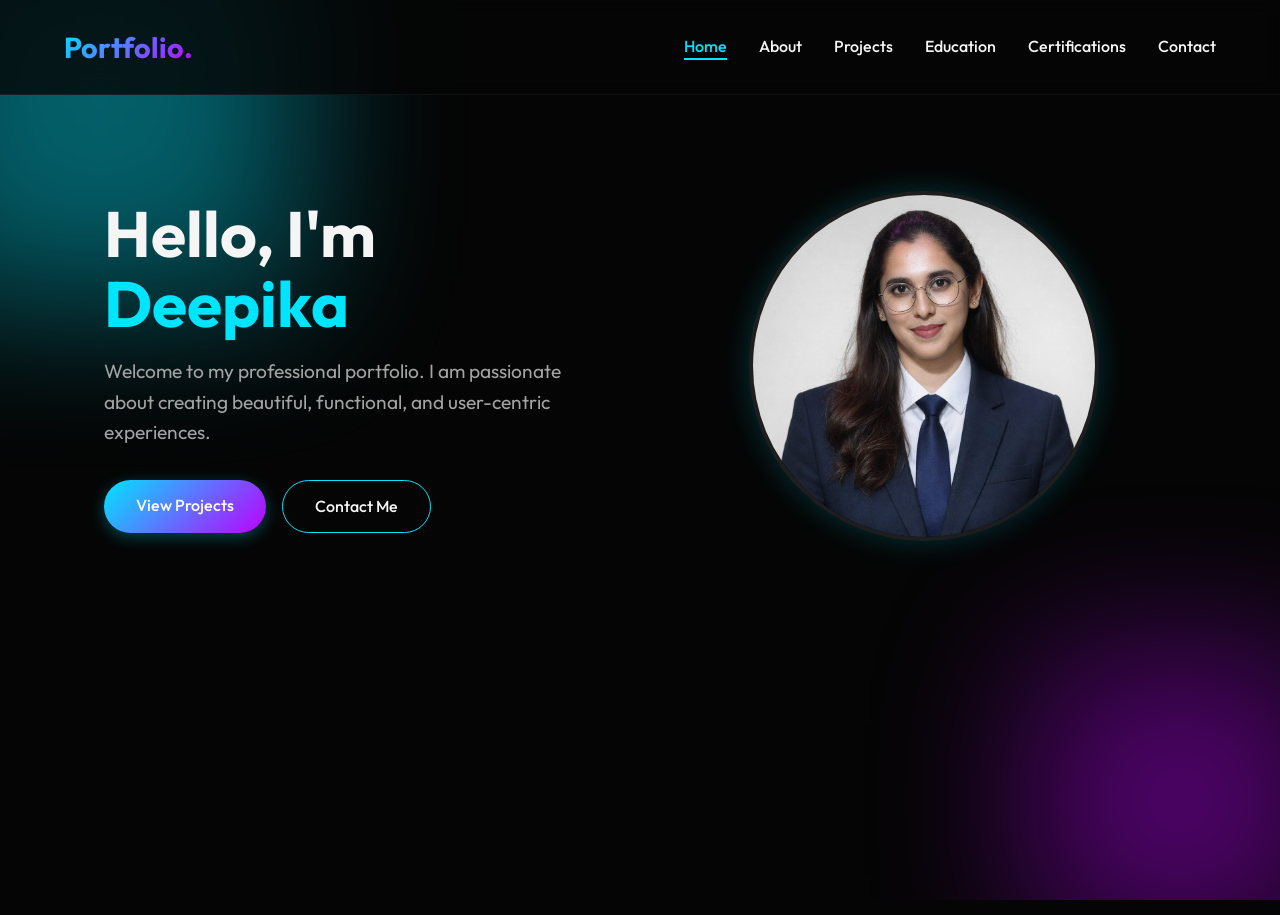
<file: index.html>
<!DOCTYPE html>
<html lang="en">
<head>
    <meta charset="UTF-8">
    <meta name="viewport" content="width=device-width, initial-scale=1.0">
    <title>Deepika | Portfolio</title>
    <link rel="stylesheet" href="style.css">
</head>
<body>
    <main>
        <section class="hero">
            <div class="hero-content">
                <h1>Hello, I'm <br><span>Deepika</span></h1>
                <p>Welcome to my professional portfolio. I am passionate about creating beautiful, functional, and user-centric experiences.</p>
                <div style="display: flex; gap: 1rem;">
                    <a href="projects.html" class="btn btn-primary">View Projects</a>
                    <a href="contact.html" class="btn btn-outline">Contact Me</a>
                </div>
            </div>
            <div class="hero-image">
                <img src="profile.jpeg" alt="Deepika Profile" onerror="this.src='https://via.placeholder.com/350x350/191919/00e5ff?text=Profile+Photo'">
            </div>
        </section>
    </main>
    <script src="components.js"></script>
</body>
</html>
</file>
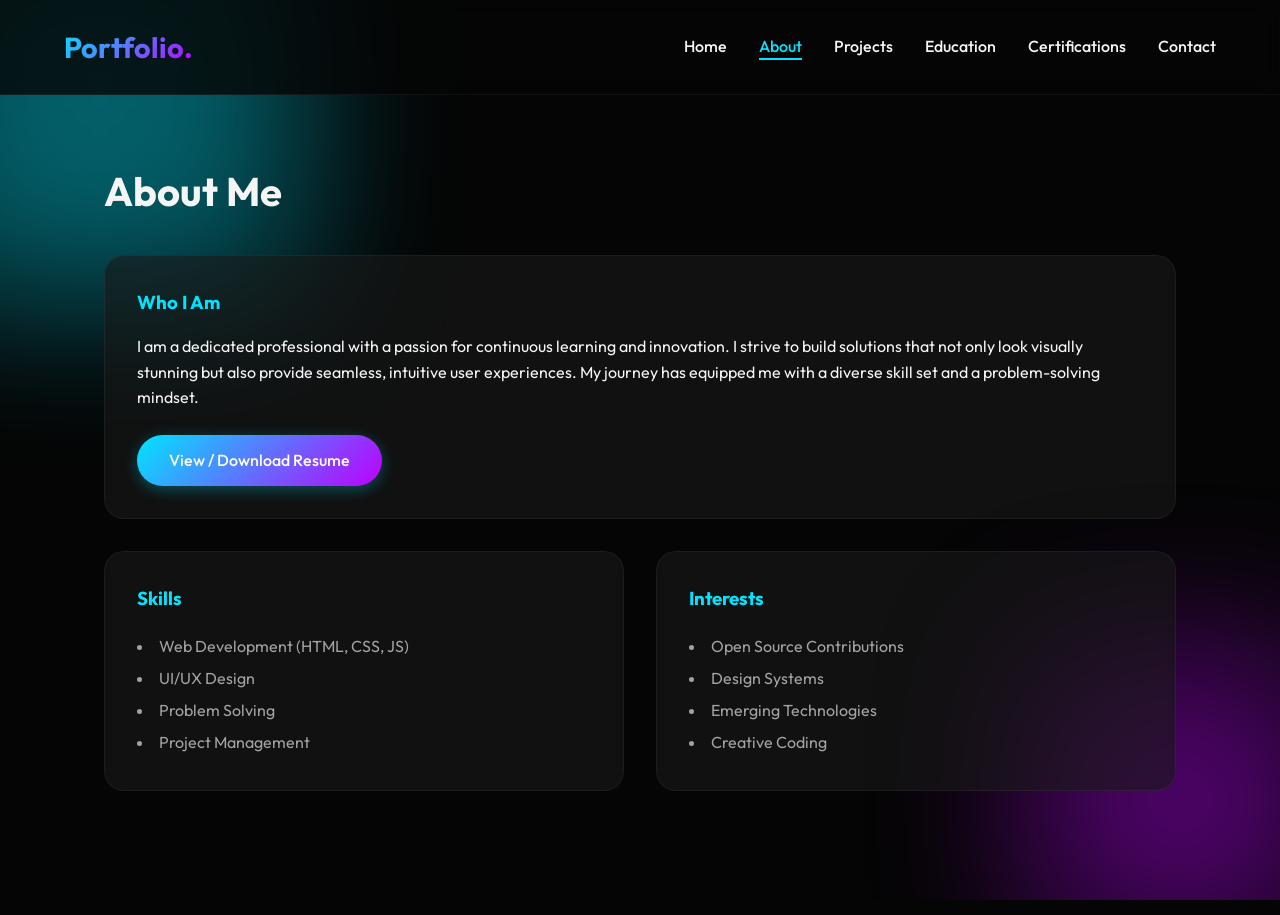
<file: about.html>
<!DOCTYPE html>
<html lang="en">
<head>
    <meta charset="UTF-8">
    <meta name="viewport" content="width=device-width, initial-scale=1.0">
    <title>About | Deepika</title>
    <link rel="stylesheet" href="style.css">
</head>
<body>
    <main>
        <h2>About <span>Me</span></h2>
        
        <div class="glass-card" style="margin-bottom: 2rem;">
            <h3 style="color: var(--accent);">Who I Am</h3>
            <p style="margin-bottom: 1.5rem;">I am a dedicated professional with a passion for continuous learning and innovation. I strive to build solutions that not only look visually stunning but also provide seamless, intuitive user experiences. My journey has equipped me with a diverse skill set and a problem-solving mindset.</p>
            
            <a href="resume.pdf" download="Deepika_Resume.pdf" class="btn btn-primary" target="_blank">View / Download Resume</a>
        </div>

        <div class="grid">
            <div class="glass-card">
                <h3 style="color: var(--accent);">Skills</h3>
                <ul style="list-style-position: inside; color: var(--text-muted); line-height: 2;">
                    <li>Web Development (HTML, CSS, JS)</li>
                    <li>UI/UX Design</li>
                    <li>Problem Solving</li>
                    <li>Project Management</li>
                </ul>
            </div>
            <div class="glass-card">
                <h3 style="color: var(--accent);">Interests</h3>
                <ul style="list-style-position: inside; color: var(--text-muted); line-height: 2;">
                    <li>Open Source Contributions</li>
                    <li>Design Systems</li>
                    <li>Emerging Technologies</li>
                    <li>Creative Coding</li>
                </ul>
            </div>
        </div>
    </main>
    <script src="components.js"></script>
</body>
</html>
</file>
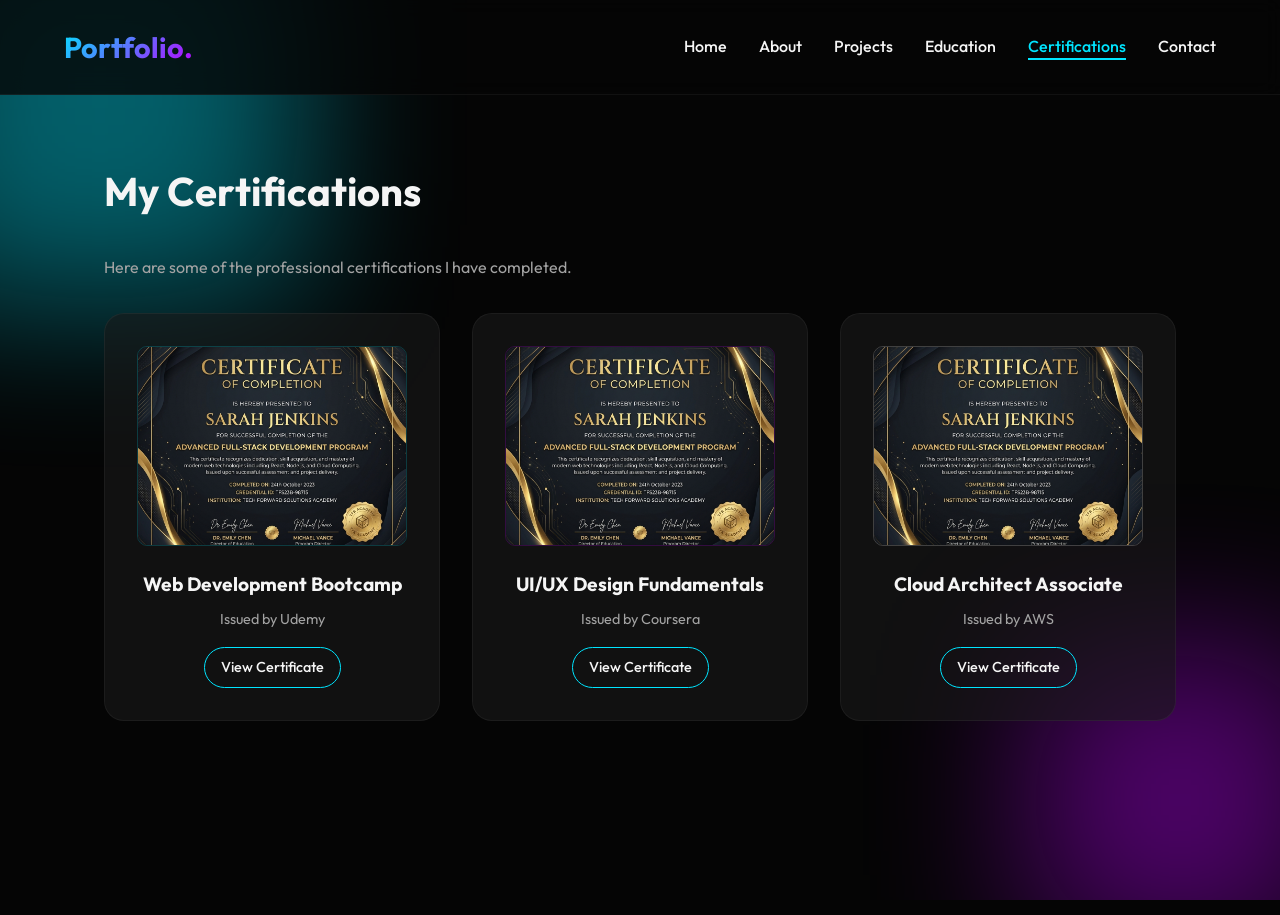
<file: certifications.html>
<!DOCTYPE html>
<html lang="en">
<head>
    <meta charset="UTF-8">
    <meta name="viewport" content="width=device-width, initial-scale=1.0">
    <title>Certifications | Deepika</title>
    <link rel="stylesheet" href="style.css">
</head>
<body>
    <main>
        <h2>My <span>Certifications</span></h2>
        
        <p style="color: var(--text-muted); margin-bottom: 2rem;">Here are some of the professional certifications I have completed.</p>

        <div class="grid">
            <!-- Certification 1 Placeholder -->
            <div class="glass-card" style="text-align: center;">
                <img src="certificate.png" alt="Certificate" style="width: 100%; height: 200px; object-fit: cover; border-radius: 10px; margin-bottom: 1rem; border: 1px solid rgba(0, 229, 255, 0.2);">
                <h3 style="margin-bottom: 0.5rem; font-size: 1.2rem;">Web Development Bootcamp</h3>
                <p style="color: var(--text-muted); font-size: 0.9rem; margin-bottom: 1rem;">Issued by Udemy</p>
                <a href="certificate.png" target="_blank" class="btn btn-outline" style="padding: 0.5rem 1rem; font-size: 0.9rem;">View Certificate</a>
            </div>

            <!-- Certification 2 Placeholder -->
            <div class="glass-card" style="text-align: center;">
                <img src="certificate.png" alt="Certificate" style="width: 100%; height: 200px; object-fit: cover; border-radius: 10px; margin-bottom: 1rem; border: 1px solid rgba(189, 0, 255, 0.2);">
                <h3 style="margin-bottom: 0.5rem; font-size: 1.2rem;">UI/UX Design Fundamentals</h3>
                <p style="color: var(--text-muted); font-size: 0.9rem; margin-bottom: 1rem;">Issued by Coursera</p>
                <a href="certificate.png" target="_blank" class="btn btn-outline" style="padding: 0.5rem 1rem; font-size: 0.9rem;">View Certificate</a>
            </div>
            
            <!-- Certification 3 Placeholder -->
            <div class="glass-card" style="text-align: center;">
                <img src="certificate.png" alt="Certificate" style="width: 100%; height: 200px; object-fit: cover; border-radius: 10px; margin-bottom: 1rem; border: 1px solid rgba(255, 255, 255, 0.2);">
                <h3 style="margin-bottom: 0.5rem; font-size: 1.2rem;">Cloud Architect Associate</h3>
                <p style="color: var(--text-muted); font-size: 0.9rem; margin-bottom: 1rem;">Issued by AWS</p>
                <a href="certificate.png" target="_blank" class="btn btn-outline" style="padding: 0.5rem 1rem; font-size: 0.9rem;">View Certificate</a>
            </div>
        </div>
    </main>
    <script src="components.js"></script>
</body>
</html>
</file>
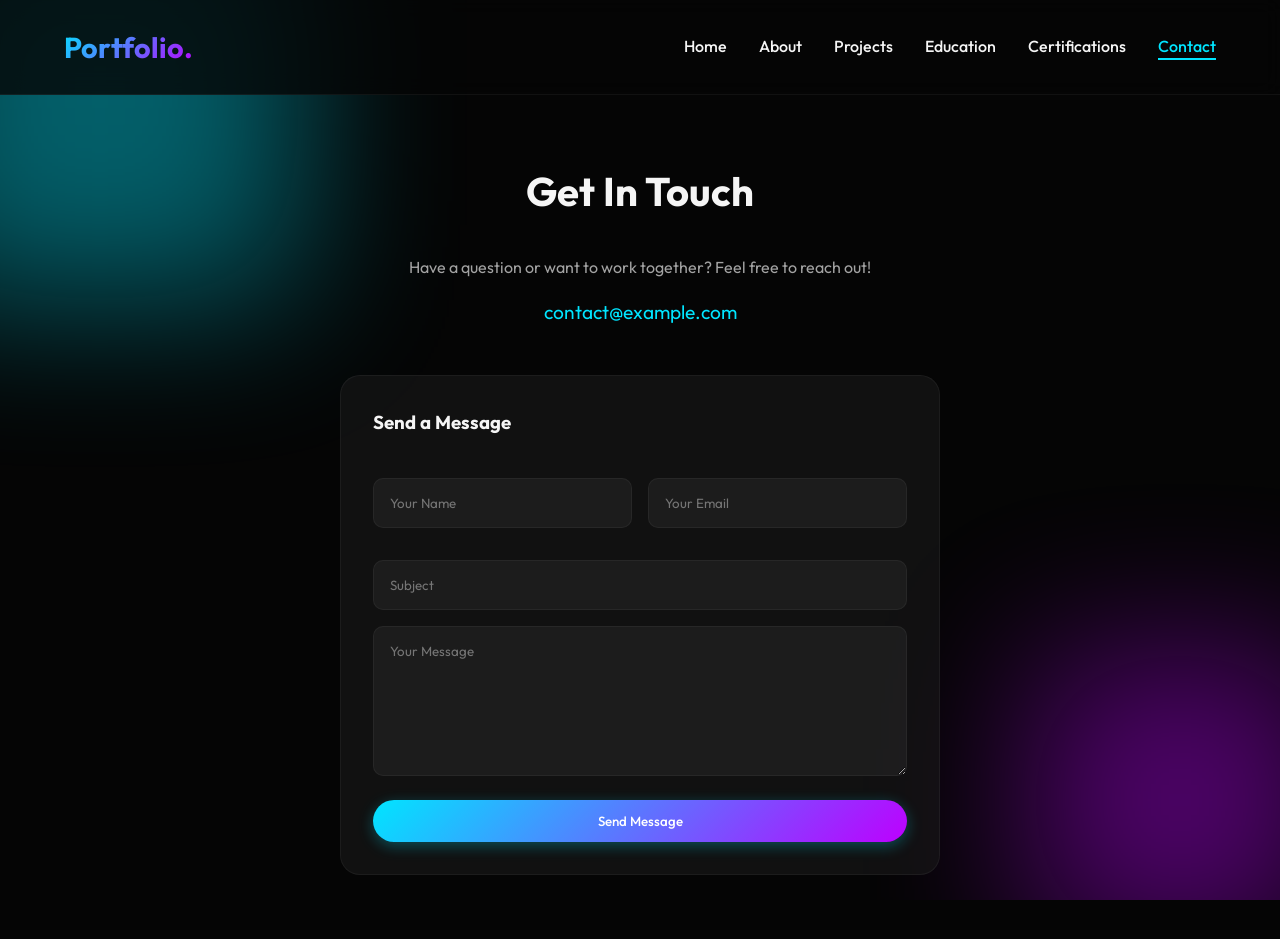
<file: contact.html>
<!DOCTYPE html>
<html lang="en">
<head>
    <meta charset="UTF-8">
    <meta name="viewport" content="width=device-width, initial-scale=1.0">
    <title>Contact | Deepika</title>
    <link rel="stylesheet" href="style.css">
</head>
<body>
    <main>
        <div style="text-align: center; margin-bottom: 3rem;">
            <h2>Get In <span>Touch</span></h2>
            <p style="color: var(--text-muted);">Have a question or want to work together? Feel free to reach out!</p>
            <div style="margin-top: 1rem;">
                <a href="mailto:contact@example.com" style="color: var(--accent); font-size: 1.2rem; text-decoration: none;">contact@example.com</a>
            </div>
        </div>
        
        <div class="glass-card contact-form">
            <h3 style="margin-bottom: 1rem;">Send a Message</h3>
            <form onsubmit="event.preventDefault(); alert('Message sent successfully!');">
                <div style="display: flex; gap: 1rem; flex-wrap: wrap; margin-bottom: 1rem;">
                    <div style="flex: 1; min-width: 200px;">
                        <input type="text" placeholder="Your Name" required style="width: 100%; margin-bottom: 1rem;">
                    </div>
                    <div style="flex: 1; min-width: 200px;">
                        <input type="email" placeholder="Your Email" required style="width: 100%; margin-bottom: 1rem;">
                    </div>
                </div>
                <input type="text" placeholder="Subject" style="margin-bottom: 1rem;">
                <textarea placeholder="Your Message" required style="margin-bottom: 1rem;"></textarea>
                <button type="submit" class="btn btn-primary" style="width: 100%;">Send Message</button>
            </form>
        </div>
    </main>
    <script src="components.js"></script>
</body>
</html>
</file>
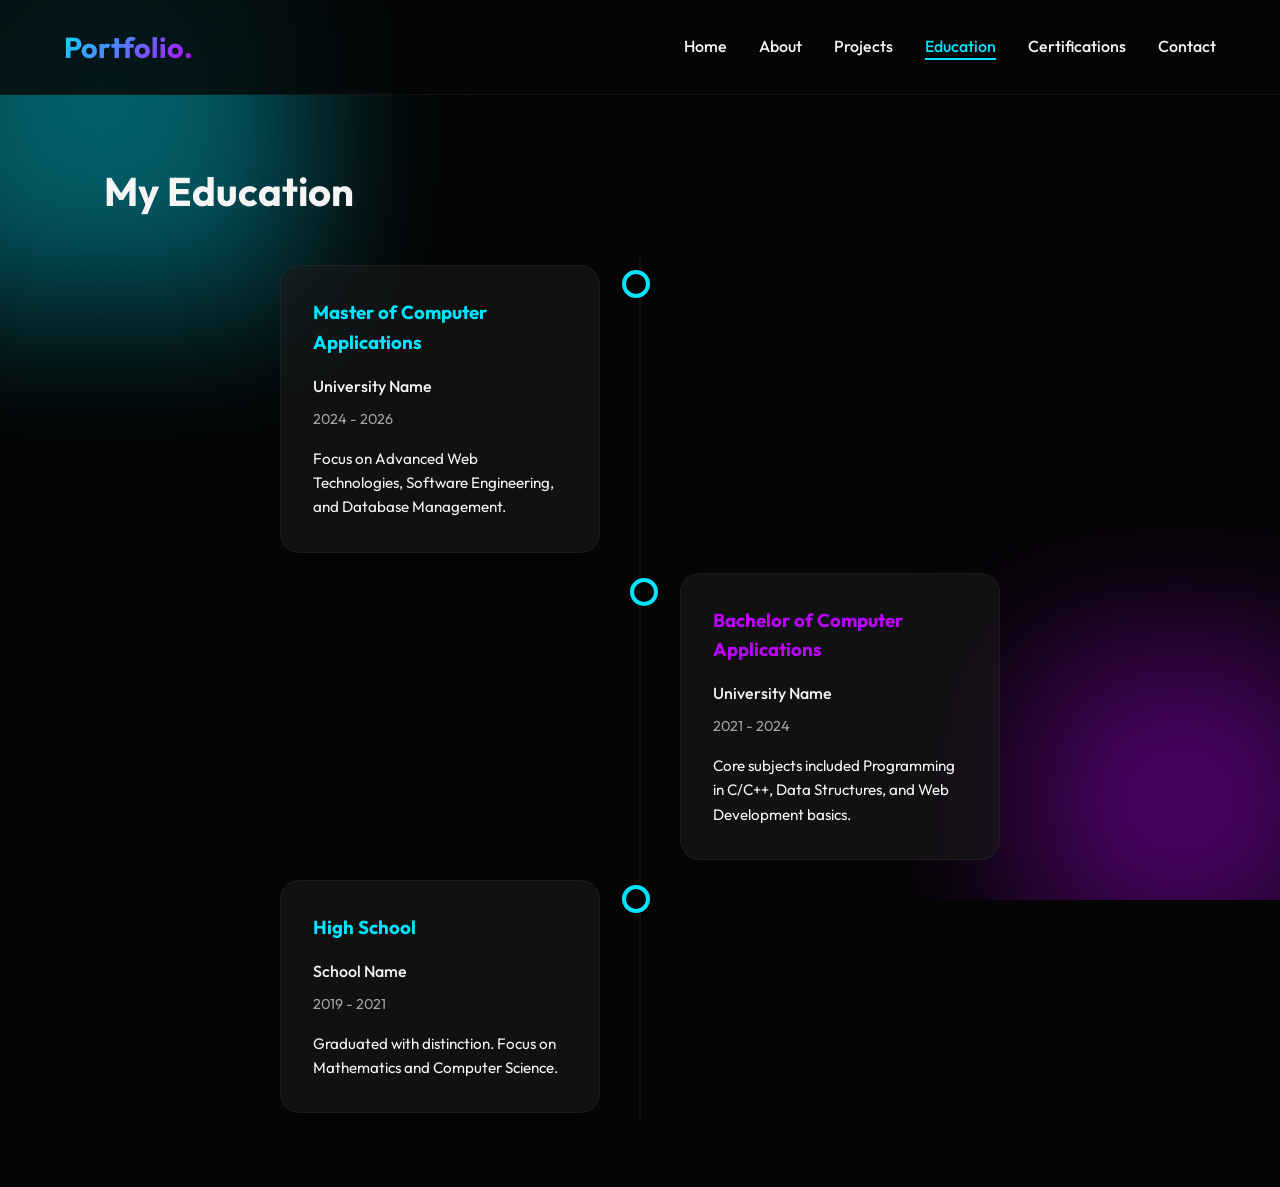
<file: education.html>
<!DOCTYPE html>
<html lang="en">
<head>
    <meta charset="UTF-8">
    <meta name="viewport" content="width=device-width, initial-scale=1.0">
    <title>Education | Deepika</title>
    <link rel="stylesheet" href="style.css">
</head>
<body>
    <main>
        <h2>My <span>Education</span></h2>
        
        <div class="timeline">
            <div class="timeline-item left">
                <div class="glass-card">
                    <h3 style="color: var(--accent);">Master of Computer Applications</h3>
                    <h4 style="color: var(--text-main); margin-bottom: 0.5rem; font-weight: 500;">University Name</h4>
                    <p style="color: var(--text-muted); font-size: 0.9rem;">2024 - 2026</p>
                    <p style="margin-top: 1rem; font-size: 0.95rem;">Focus on Advanced Web Technologies, Software Engineering, and Database Management.</p>
                </div>
            </div>
            
            <div class="timeline-item right">
                <div class="glass-card">
                    <h3 style="color: #bd00ff;">Bachelor of Computer Applications</h3>
                    <h4 style="color: var(--text-main); margin-bottom: 0.5rem; font-weight: 500;">University Name</h4>
                    <p style="color: var(--text-muted); font-size: 0.9rem;">2021 - 2024</p>
                    <p style="margin-top: 1rem; font-size: 0.95rem;">Core subjects included Programming in C/C++, Data Structures, and Web Development basics.</p>
                </div>
            </div>
            
            <div class="timeline-item left">
                <div class="glass-card">
                    <h3 style="color: var(--accent);">High School</h3>
                    <h4 style="color: var(--text-main); margin-bottom: 0.5rem; font-weight: 500;">School Name</h4>
                    <p style="color: var(--text-muted); font-size: 0.9rem;">2019 - 2021</p>
                    <p style="margin-top: 1rem; font-size: 0.95rem;">Graduated with distinction. Focus on Mathematics and Computer Science.</p>
                </div>
            </div>
        </div>
    </main>
    <script src="components.js"></script>
</body>
</html>
</file>
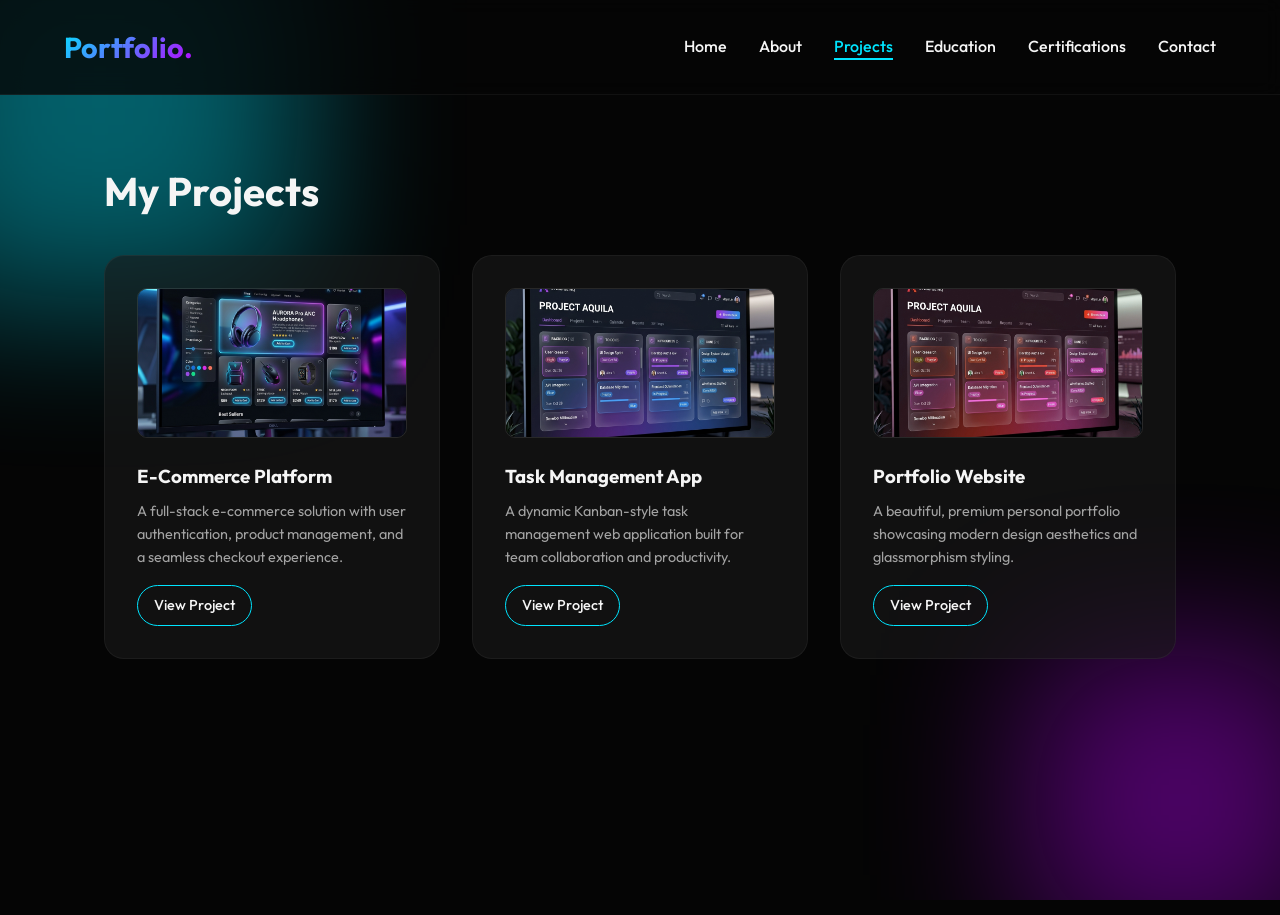
<file: projects.html>
<!DOCTYPE html>
<html lang="en">
<head>
    <meta charset="UTF-8">
    <meta name="viewport" content="width=device-width, initial-scale=1.0">
    <title>Projects | Deepika</title>
    <link rel="stylesheet" href="style.css">
</head>
<body>
    <main>
        <h2>My <span>Projects</span></h2>
        
        <div class="grid">
            <!-- Project 1 -->
            <div class="glass-card">
                <img src="ecommerce.png" alt="E-Commerce Platform" style="width: 100%; height: 150px; object-fit: cover; border-radius: 10px; margin-bottom: 1rem; border: 1px solid rgba(255,255,255,0.1);">
                <h3 style="margin-bottom: 0.5rem;">E-Commerce Platform</h3>
                <p style="color: var(--text-muted); margin-bottom: 1rem; font-size: 0.9rem;">A full-stack e-commerce solution with user authentication, product management, and a seamless checkout experience.</p>
                <a href="#" class="btn btn-outline" style="padding: 0.5rem 1rem; font-size: 0.9rem;">View Project</a>
            </div>

            <!-- Project 2 -->
            <div class="glass-card">
                <img src="task_app.png" alt="Task Management App" style="width: 100%; height: 150px; object-fit: cover; border-radius: 10px; margin-bottom: 1rem; border: 1px solid rgba(255,255,255,0.1);">
                <h3 style="margin-bottom: 0.5rem;">Task Management App</h3>
                <p style="color: var(--text-muted); margin-bottom: 1rem; font-size: 0.9rem;">A dynamic Kanban-style task management web application built for team collaboration and productivity.</p>
                <a href="#" class="btn btn-outline" style="padding: 0.5rem 1rem; font-size: 0.9rem;">View Project</a>
            </div>

            <!-- Project 3 -->
            <div class="glass-card">
                <img src="task_app.png" alt="Portfolio Website" style="width: 100%; height: 150px; object-fit: cover; border-radius: 10px; margin-bottom: 1rem; border: 1px solid rgba(255,255,255,0.1); filter: hue-rotate(90deg);">
                <h3 style="margin-bottom: 0.5rem;">Portfolio Website</h3>
                <p style="color: var(--text-muted); margin-bottom: 1rem; font-size: 0.9rem;">A beautiful, premium personal portfolio showcasing modern design aesthetics and glassmorphism styling.</p>
                <a href="#" class="btn btn-outline" style="padding: 0.5rem 1rem; font-size: 0.9rem;">View Project</a>
            </div>
        </div>
    </main>
    <script src="components.js"></script>
</body>
</html>
</file>
<file: style.css>
@import url('https://fonts.googleapis.com/css2?family=Outfit:wght@300;400;500;700&display=swap');

:root {
    --bg-color: #050505;
    --card-bg: rgba(25, 25, 25, 0.6);
    --text-main: #f5f5f5;
    --text-muted: #a3a3a3;
    --accent: #00e5ff;
    --accent-hover: #00b3cc;
    --gradient: linear-gradient(135deg, #00e5ff, #bd00ff);
    --glass-border: rgba(255, 255, 255, 0.05);
}

* {
    margin: 0;
    padding: 0;
    box-sizing: border-box;
    font-family: 'Outfit', sans-serif;
}

body {
    background-color: var(--bg-color);
    color: var(--text-main);
    line-height: 1.6;
    overflow-x: hidden;
}

/* Background blob effects */
.bg-blobs {
    position: fixed;
    top: 0;
    left: 0;
    width: 100vw;
    height: 100vh;
    z-index: -1;
    overflow: hidden;
}

.blob {
    position: absolute;
    filter: blur(80px);
    opacity: 0.4;
    animation: float 10s ease-in-out infinite alternate;
}

.blob-1 {
    width: 400px;
    height: 400px;
    background: #00e5ff;
    top: -100px;
    left: -100px;
}

.blob-2 {
    width: 300px;
    height: 300px;
    background: #bd00ff;
    bottom: -50px;
    right: -50px;
    animation-delay: -5s;
}

@keyframes float {
    0% { transform: translateY(0) scale(1); }
    100% { transform: translateY(50px) scale(1.1); }
}

/* Navbar */
nav {
    display: flex;
    justify-content: space-between;
    align-items: center;
    padding: 1.5rem 5%;
    background: rgba(5, 5, 5, 0.8);
    backdrop-filter: blur(10px);
    position: sticky;
    top: 0;
    z-index: 1000;
    border-bottom: 1px solid var(--glass-border);
}

nav .logo {
    font-size: 1.8rem;
    font-weight: 700;
    background: var(--gradient);
    -webkit-background-clip: text;
    -webkit-text-fill-color: transparent;
    text-decoration: none;
}

nav .nav-links {
    display: flex;
    gap: 2rem;
    list-style: none;
}

nav .nav-links a {
    color: var(--text-main);
    text-decoration: none;
    font-weight: 500;
    transition: color 0.3s;
    position: relative;
}

nav .nav-links a:hover, nav .nav-links a.active {
    color: var(--accent);
}

nav .nav-links a::after {
    content: '';
    position: absolute;
    width: 0;
    height: 2px;
    bottom: -4px;
    left: 0;
    background: var(--accent);
    transition: width 0.3s;
}

nav .nav-links a:hover::after, nav .nav-links a.active::after {
    width: 100%;
}

/* Button */
.btn {
    display: inline-block;
    padding: 0.8rem 2rem;
    border-radius: 30px;
    text-decoration: none;
    font-weight: 500;
    transition: all 0.3s ease;
    cursor: pointer;
    border: none;
}

.btn-primary {
    background: var(--gradient);
    color: white;
    box-shadow: 0 4px 15px rgba(0, 229, 255, 0.3);
}

.btn-primary:hover {
    transform: translateY(-2px);
    box-shadow: 0 6px 20px rgba(189, 0, 255, 0.4);
}

.btn-outline {
    background: transparent;
    color: var(--text-main);
    border: 1px solid var(--accent);
}

.btn-outline:hover {
    background: var(--accent);
    color: var(--bg-color);
}

/* Main Container */
main {
    min-height: calc(100vh - 80px);
    padding: 4rem 5%;
    max-width: 1200px;
    margin: 0 auto;
}

/* Page Transitions */
.fade-in {
    animation: fadeIn 0.8s ease-out forwards;
    opacity: 0;
    transform: translateY(20px);
}

@keyframes fadeIn {
    to {
        opacity: 1;
        transform: translateY(0);
    }
}

/* Headers */
h1, h2, h3 {
    margin-bottom: 1rem;
}

h1 {
    font-size: 4rem;
    line-height: 1.1;
}

h2 {
    font-size: 2.5rem;
    margin-bottom: 2rem;
}

/* Hero Section (Home) */
.hero {
    display: flex;
    align-items: center;
    justify-content: space-between;
    gap: 4rem;
    margin-top: 2rem;
}

.hero-content {
    flex: 1;
}

.hero-content h1 span {
    color: var(--accent);
}

.hero-content p {
    color: var(--text-muted);
    font-size: 1.2rem;
    margin-bottom: 2rem;
}

.hero-image {
    flex: 1;
    display: flex;
    justify-content: center;
}

.hero-image img {
    width: 350px;
    height: 350px;
    border-radius: 50%;
    object-fit: cover;
    border: 4px solid rgba(255, 255, 255, 0.1);
    box-shadow: 0 0 30px rgba(0, 229, 255, 0.2);
    animation: glow 4s infinite alternate;
}

@keyframes glow {
    to { box-shadow: 0 0 50px rgba(189, 0, 255, 0.4); border-color: rgba(255,255,255,0.2); }
}

/* Glass Card */
.glass-card {
    background: var(--card-bg);
    backdrop-filter: blur(12px);
    border: 1px solid var(--glass-border);
    border-radius: 20px;
    padding: 2rem;
    transition: transform 0.3s;
}

.glass-card:hover {
    transform: translateY(-5px);
    border-color: rgba(255, 255, 255, 0.15);
}

/* Grid Layouts */
.grid {
    display: grid;
    grid-template-columns: repeat(auto-fit, minmax(300px, 1fr));
    gap: 2rem;
}

/* Form Styles */
.contact-form {
    display: flex;
    flex-direction: column;
    gap: 1.5rem;
    max-width: 600px;
    margin: 0 auto;
}

.contact-form input, .contact-form textarea {
    width: 100%;
    padding: 1rem;
    border-radius: 10px;
    background: rgba(255, 255, 255, 0.05);
    border: 1px solid var(--glass-border);
    color: var(--text-main);
    outline: none;
    transition: border-color 0.3s;
}

.contact-form input:focus, .contact-form textarea:focus {
    border-color: var(--accent);
}

.contact-form textarea {
    height: 150px;
    resize: vertical;
}

/* Timeline */
.timeline {
    position: relative;
    max-width: 800px;
    margin: 0 auto;
}

.timeline::after {
    content: '';
    position: absolute;
    width: 2px;
    background: var(--glass-border);
    top: 0;
    bottom: 0;
    left: 50%;
    margin-left: -1px;
}

.timeline-item {
    padding: 10px 40px;
    position: relative;
    background-color: inherit;
    width: 50%;
}

.timeline-item::after {
    content: '';
    position: absolute;
    width: 20px;
    height: 20px;
    right: -10px;
    background-color: var(--bg-color);
    border: 4px solid var(--accent);
    top: 15px;
    border-radius: 50%;
    z-index: 1;
}

.left { left: 0; }
.right { left: 50%; }
.right::after { left: -10px; }

/* Responsive */
@media (max-width: 768px) {
    .hero {
        flex-direction: column-reverse;
        text-align: center;
    }
    nav .nav-links {
        display: none; /* simple hidden for mobile for now, or implement hamburger */
    }
    .timeline::after { left: 31px; }
    .timeline-item { width: 100%; padding-left: 70px; padding-right: 25px; }
    .timeline-item::after { left: 21px; }
    .right { left: 0%; }
}
</file>
